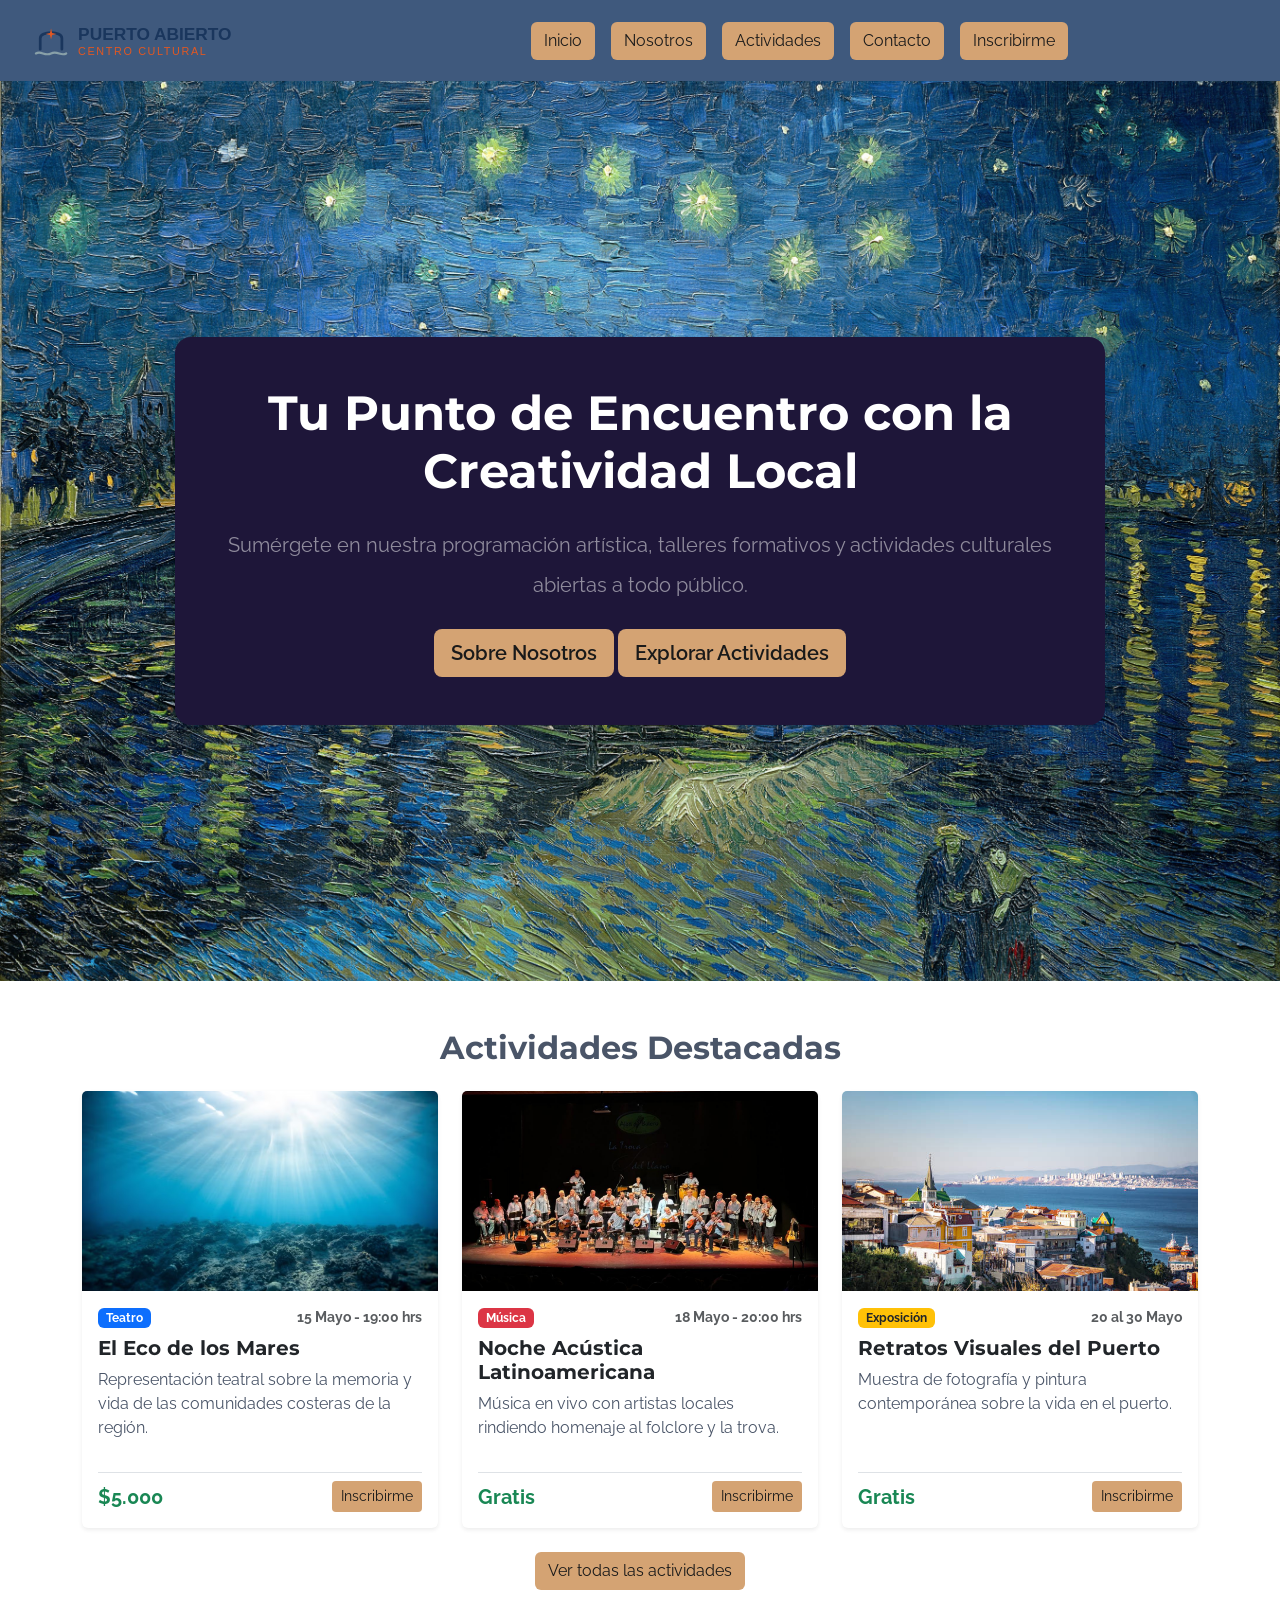
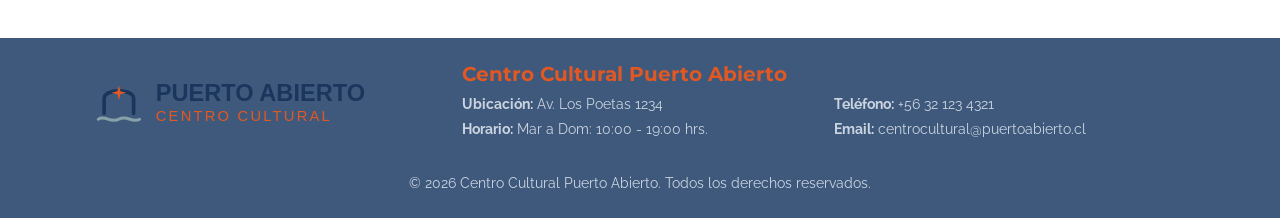
<file: index.html>
<!DOCTYPE html>
<html lang="es">
<head>
    <meta charset="UTF-8">
    <meta name="viewport" content="width=device-width, initial-scale=1.0">
    <title>Centro Cultural Puerto Abierto</title>
    
    <link rel="stylesheet" href="css/bootstrap.css">
    <link rel="stylesheet" href="css/estilos.css">
    
    <link rel="preconnect" href="https://fonts.googleapis.com">
    <link rel="preconnect" href="https://fonts.gstatic.com" crossorigin>
    <link href="https://fonts.googleapis.com/css2?family=Montserrat:wght@400;700&family=Raleway:wght@400;600;700&display=swap" rel="stylesheet">
</head>
<body>

    <!-- HEADER -->
    <header class="header-custom sticky-top">
        <nav class="navbar navbar-expand-lg py-2">
            <div class="container-fluid px-lg-4">
                
                <a class="navbar-brand" href="index.html">
                    <img src="images/icon.svg" alt="Logo Puerto Abierto" height="55">
                </a>

                <button class="navbar-toggler bg-light" type="button" data-bs-toggle="collapse" data-bs-target="#menuNavegacion">
                    <span class="navbar-toggler-icon"></span>
                </button>

                <div class="collapse navbar-collapse justify-content-center mt-3 mt-lg-0" id="menuNavegacion">
                    <div class="navbar-nav gap-2 gap-lg-3 text-center">
                        <a class="btn btn-gold" href="index.html">Inicio</a>
                        <a class="btn btn-gold" href="nosotros.html">Nosotros</a>
                        <a class="btn btn-gold" href="actividades.html">Actividades</a>
                        <a class="btn btn-gold" href="contacto.html">Contacto</a>
                        <a class="btn btn-gold" href="inscripcion.html">Inscribirme</a>
                    </div>
                </div>

            </div>
        </nav>
    </header>

    <!-- MAIN -->


    <main class="flex-grow-1">
        <section id="inicio" class="hero-section min-vh-100 d-flex align-items-center py-5">          
            <div class="container position-relative z-1 d-flex justify-content-center">
                <div class="col-12 col-lg-10 hero-card p-4 p-md-5 rounded-4 shadow-lg text-center">
                    <h1 class="display-5 fw-bold text-white mb-4">Tu Punto de Encuentro con la Creatividad Local</h1>
                    <p class="text-white-50 fs-5 lh-lg mb-4">Sumérgete en nuestra programación artística, talleres formativos y actividades culturales abiertas a todo público.</p>
                    <a class="btn btn-gold btn-lg fw-semibold" href="nosotros.html"> Sobre Nosotros</a>
                    <a class="btn btn-gold btn-lg fw-semibold" href="actividades.html">Explorar Actividades</a>
                </div>
            </div>
        </section>

        <section id="actividades-destacadas" class="py-5 secondary-background">
            <div class="container">
                <h2 class="text-center secondary-text fw-bold mb-4">Actividades Destacadas</h2>
                
                <div class="row g-4">

                    <div class="col-12 col-md-6 col-lg-4">
                        <div class="card h-100 shadow-sm border-0">
                            <img src="images/ecos.jpg" class="card-img-top" alt="Obra El Eco de los Mares" style="height: 200px; object-fit: cover;">
                            <div class="card-body d-flex flex-column">
                                <div class="d-flex justify-content-between align-items-center mb-2">
                                    <span class="badge bg-primary">Teatro</span>
                                    <small class="text-muted fw-bold">15 Mayo - 19:00 hrs</small>
                                </div>
                                <h5 class="card-title fw-bold">El Eco de los Mares</h5>
                                <p class="card-text secondary-text flex-grow-1">Representación teatral sobre la memoria y vida de las comunidades costeras de la región.</p>
                                <div class="d-flex justify-content-between align-items-center mt-3 pt-2 border-top">
                                    <span class="fw-bold text-success fs-5">$5.000</span>
                                    <a href="inscripcion.html" class="btn btn-gold btn-sm">Inscribirme</a>
                                </div>
                            </div>
                        </div>
                    </div>

                    <div class="col-12 col-md-6 col-lg-4">
                        <div class="card h-100 shadow-sm border-0">
                            <img src="images/acustica.jpeg" class="card-img-top" alt="Concierto Acústico" style="height: 200px; object-fit: cover;">
                            <div class="card-body d-flex flex-column">
                                <div class="d-flex justify-content-between align-items-center mb-2">
                                    <span class="badge bg-danger">Música</span>
                                    <small class="text-muted fw-bold">18 Mayo - 20:00 hrs</small>
                                </div>
                                <h5 class="card-title fw-bold">Noche Acústica Latinoamericana</h5>
                                <p class="card-text secondary-text flex-grow-1">Música en vivo con artistas locales rindiendo homenaje al folclore y la trova.</p>
                                <div class="d-flex justify-content-between align-items-center mt-3 pt-2 border-top">
                                    <span class="fw-bold text-success fs-5">Gratis</span>
                                    <a href="inscripcion.html" class="btn btn-gold btn-sm">Inscribirme</a>
                                </div>
                            </div>
                        </div>
                    </div>

                    <div class="col-12 col-md-6 col-lg-4">
                        <div class="card h-100 shadow-sm border-0">
                            <img src="images/puerto.jpg" class="card-img-top" alt="Exposición Retratos Visuales" style="height: 200px; object-fit: cover;">
                            <div class="card-body d-flex flex-column">
                                <div class="d-flex justify-content-between align-items-center mb-2">
                                    <span class="badge bg-warning text-dark">Exposición</span>
                                    <small class="text-muted fw-bold">20 al 30 Mayo</small>
                                </div>
                                <h5 class="card-title fw-bold">Retratos Visuales del Puerto</h5>
                                <p class="card-text secondary-text flex-grow-1">Muestra de fotografía y pintura contemporánea sobre la vida en el puerto.</p>
                                <div class="d-flex justify-content-between align-items-center mt-3 pt-2 border-top">
                                    <span class="fw-bold text-success fs-5">Gratis</span>
                                    <a href="inscripcion.html" class="btn btn-gold btn-sm">Inscribirme</a>
                                </div>
                            </div>
                        </div>
                    </div>

                </div>

                <div class="text-center mt-4">
                    <a href="actividades.html" class="btn btn-gold">Ver todas las actividades</a>
                </div>
            </div>
        </section>
    </main>

    <!-- FOOTER -->
    <footer id="contacto" class="footer-custom py-4">
        <div class="container">
            <div class="row align-items-center text-center text-md-start gy-3">
                <div class="col-12 col-md-4 text-center">
                    <img src="images/icon.svg" alt="Logo Centro Cultural Puerto Abierto" class="footer-logo">
                </div>

                <div class="col-12 col-md-8">
                    <h5 class="fw-bold mb-2">Centro Cultural Puerto Abierto</h5>
                    <div class="row g-2 text-muted-custom small">
                        <div class="col-12 col-sm-6">
                            <p class="mb-1"><strong>Ubicación:</strong> Av. Los Poetas 1234</p>
                            <p class="mb-0"><strong>Horario:</strong> Mar a Dom: 10:00 - 19:00 hrs.</p>
                        </div>
                        <div class="col-12 col-sm-6">
                            <p class="mb-1"><strong>Teléfono:</strong> +56 32 123 4321</p>
                            <p class="mb-0"><strong>Email:</strong> centrocultural@puertoabierto.cl</p>
                        </div>
                    </div>
                </div>
            </div>

            <hr class="my-3 footer-divider">

            <div class="text-center">
                <p class="mb-0 small text-muted-custom">© 2026 Centro Cultural Puerto Abierto. Todos los derechos reservados.</p>
            </div>
        </div>
    </footer>

    <script src="https://cdn.jsdelivr.net/npm/@popperjs/core@2.11.8/dist/umd/popper.min.js" crossorigin="anonymous"></script>
    <script src="https://cdn.jsdelivr.net/npm/bootstrap@5.3.8/dist/js/bootstrap.min.js" crossorigin="anonymous"></script>
</body>
</html>
</file>
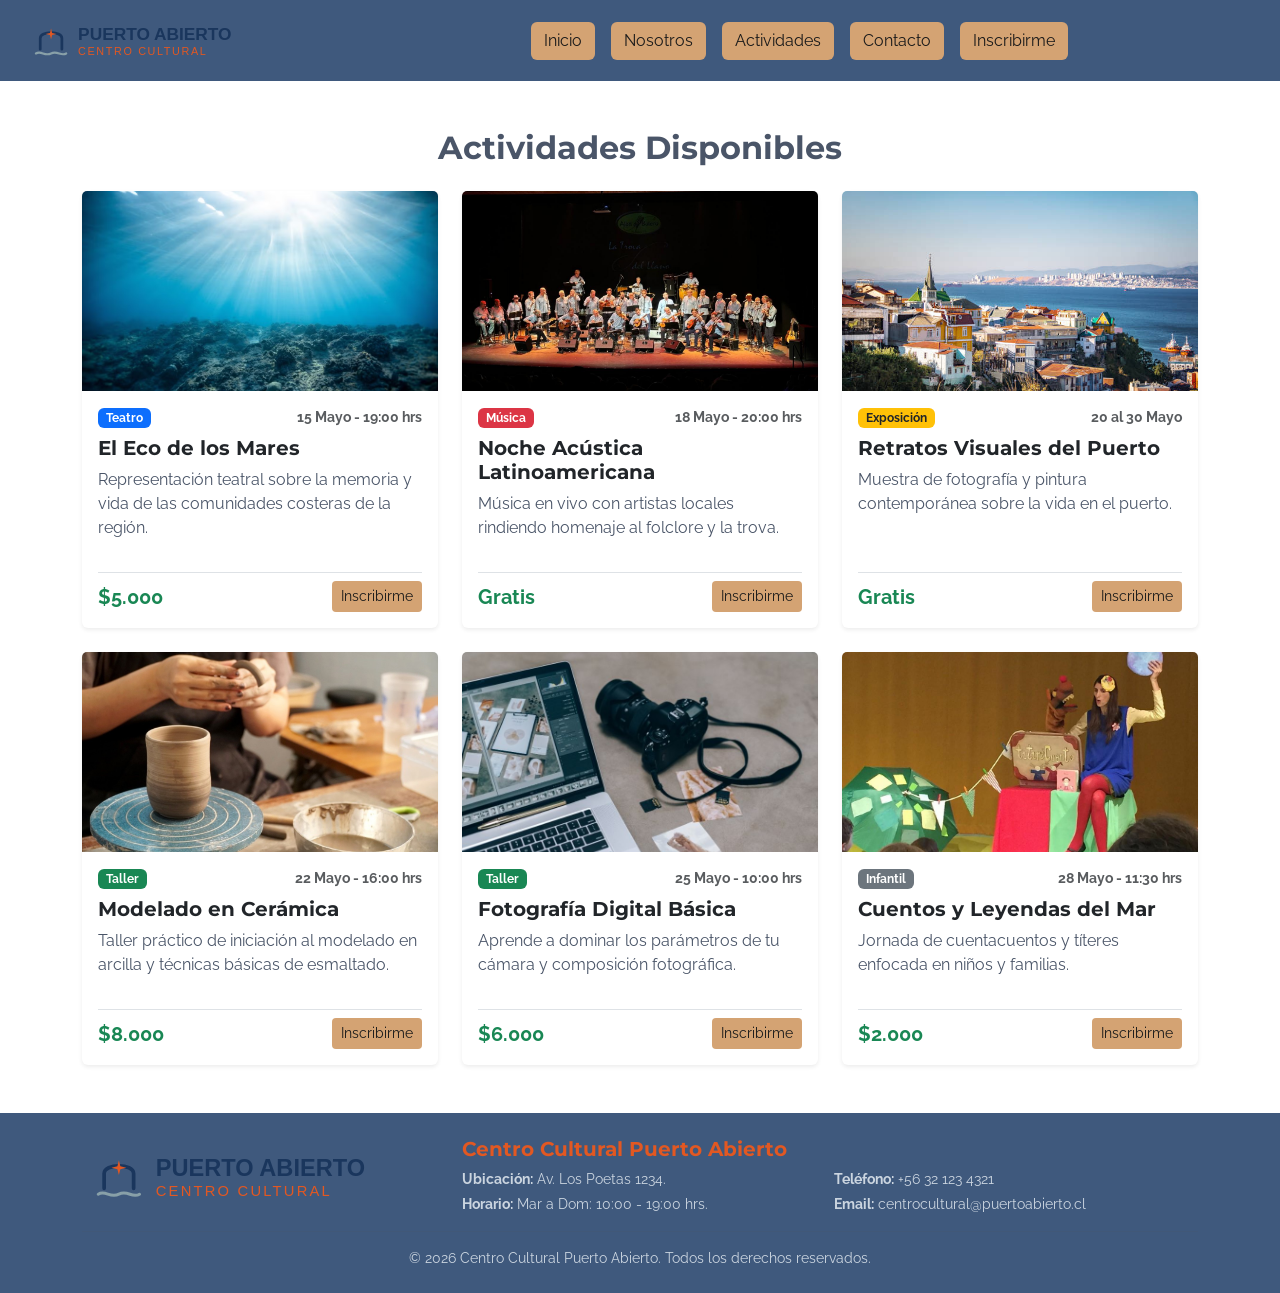
<file: actividades.html>
<!DOCTYPE html>
<html lang="es">
<head>
    <meta charset="UTF-8">
    <meta name="viewport" content="width=device-width, initial-scale=1.0">
    <title>Centro Cultural Puerto Abierto</title>

    <link rel="stylesheet" href="css/bootstrap.css">
    <link rel="stylesheet" href="css/estilos.css">

    <link rel="preconnect" href="https://fonts.googleapis.com">
    <link rel="preconnect" href="https://fonts.gstatic.com" crossorigin>
    <link href="https://fonts.googleapis.com/css2?family=Montserrat:wght@400;700&family=Raleway:wght@400;600;700&display=swap" rel="stylesheet">
</head>

<body class="d-flex flex-column min-vh-100">

    <!-- HEADER -->
    <header class="header-custom sticky-top">
        <nav class="navbar navbar-expand-lg py-2">
            <div class="container-fluid px-lg-4">
                
                <a class="navbar-brand" href="index.html">
                    <img src="images/icon.svg" alt="Logo Puerto Abierto" height="55">
                </a>

                <button class="navbar-toggler bg-light" type="button" data-bs-toggle="collapse" data-bs-target="#menuNavegacion">
                    <span class="navbar-toggler-icon"></span>
                </button>

                <div class="collapse navbar-collapse justify-content-center mt-3 mt-lg-0" id="menuNavegacion">
                    <div class="navbar-nav gap-2 gap-lg-3 text-center">
                        <a class="btn btn-gold" href="index.html">Inicio</a>
                        <a class="btn btn-gold" href="nosotros.html">Nosotros</a>
                        <a class="btn btn-gold" href="actividades.html">Actividades</a>
                        <a class="btn btn-gold" href="contacto.html">Contacto</a>
                        <a class="btn btn-gold" href="inscripcion.html">Inscribirme</a>
                    </div>
                </div>

            </div>
        </nav>
    </header>

    <!-- MAIN -->
    <main class="flex-grow-1">
        <section id="actividades" class="py-5 secondary-background">
            <div class="container">

                <h2 class="text-center secondary-text fw-bold mb-4">Actividades Disponibles</h2>

                <div class="row g-4">

                    <div class="col-12 col-md-6 col-lg-4">
                        <div class="card h-100 shadow-sm border-0">
                            <img src="images/ecos.jpg" class="card-img-top" alt="Obra El Eco de los Mares" style="height: 200px; object-fit: cover;">
                            <div class="card-body d-flex flex-column">
                                <div class="d-flex justify-content-between align-items-center mb-2">
                                    <span class="badge bg-primary">Teatro</span>
                                    <small class="text-muted fw-bold">15 Mayo - 19:00 hrs</small>
                                </div>
                                <h5 class="card-title fw-bold">El Eco de los Mares</h5>
                                <p class="card-text secondary-text flex-grow-1">Representación teatral sobre la memoria y vida de las comunidades costeras de la región.</p>
                                <div class="d-flex justify-content-between align-items-center mt-3 pt-2 border-top">
                                    <span class="fw-bold text-success fs-5">$5.000</span>
                                    <a href="inscripcion.html" class="btn btn-gold btn-sm">Inscribirme</a>
                                </div>
                            </div>
                        </div>
                    </div>

                    <div class="col-12 col-md-6 col-lg-4">
                        <div class="card h-100 shadow-sm border-0">
                            <img src="images/acustica.jpeg" class="card-img-top" alt="Concierto Acústico" style="height: 200px; object-fit: cover;">
                            <div class="card-body d-flex flex-column">
                                <div class="d-flex justify-content-between align-items-center mb-2">
                                    <span class="badge bg-danger">Música</span>
                                    <small class="text-muted fw-bold">18 Mayo - 20:00 hrs</small>
                                </div>
                                <h5 class="card-title fw-bold">Noche Acústica Latinoamericana</h5>
                                <p class="card-text secondary-text flex-grow-1">Música en vivo con artistas locales rindiendo homenaje al folclore y la trova.</p>
                                <div class="d-flex justify-content-between align-items-center mt-3 pt-2 border-top">
                                    <span class="fw-bold text-success fs-5">Gratis</span>
                                    <a href="inscripcion.html" class="btn btn-gold btn-sm">Inscribirme</a>
                                </div>
                            </div>
                        </div>
                    </div>

                    <div class="col-12 col-md-6 col-lg-4">
                        <div class="card h-100 shadow-sm border-0">
                            <img src="images/puerto.jpg" class="card-img-top" alt="Exposición Retratos Visuales" style="height: 200px; object-fit: cover;">
                            <div class="card-body d-flex flex-column">
                                <div class="d-flex justify-content-between align-items-center mb-2">
                                    <span class="badge bg-warning text-dark">Exposición</span>
                                    <small class="text-muted fw-bold">20 al 30 Mayo</small>
                                </div>
                                <h5 class="card-title fw-bold">Retratos Visuales del Puerto</h5>
                                <p class="card-text secondary-text flex-grow-1">Muestra de fotografía y pintura contemporánea sobre la vida en el puerto.</p>
                                <div class="d-flex justify-content-between align-items-center mt-3 pt-2 border-top">
                                    <span class="fw-bold text-success fs-5">Gratis</span>
                                    <a href="inscripcion.html" class="btn btn-gold btn-sm">Inscribirme</a>
                                </div>
                            </div>
                        </div>
                    </div>

                    <div class="col-12 col-md-6 col-lg-4">
                        <div class="card h-100 shadow-sm border-0">
                            <img src="images/taller.jpg" class="card-img-top" alt="Taller de Cerámica" style="height: 200px; object-fit: cover;">
                            <div class="card-body d-flex flex-column">
                                <div class="d-flex justify-content-between align-items-center mb-2">
                                    <span class="badge bg-success">Taller</span>
                                    <small class="text-muted fw-bold">22 Mayo - 16:00 hrs</small>
                                </div>
                                <h5 class="card-title fw-bold">Modelado en Cerámica</h5>
                                <p class="card-text secondary-text flex-grow-1">Taller práctico de iniciación al modelado en arcilla y técnicas básicas de esmaltado.</p>
                                <div class="d-flex justify-content-between align-items-center mt-3 pt-2 border-top">
                                    <span class="fw-bold text-success fs-5">$8.000</span>
                                    <a href="inscripcion.html" class="btn btn-gold btn-sm">Inscribirme</a>
                                </div>
                            </div>
                        </div>
                    </div>

                    <div class="col-12 col-md-6 col-lg-4">
                        <div class="card h-100 shadow-sm border-0">
                            <img src="images/fotografia.jpg" class="card-img-top" alt="Taller Fotografía" style="height: 200px; object-fit: cover;">
                            <div class="card-body d-flex flex-column">
                                <div class="d-flex justify-content-between align-items-center mb-2">
                                    <span class="badge bg-success">Taller</span>
                                    <small class="text-muted fw-bold">25 Mayo - 10:00 hrs</small>
                                </div>
                                <h5 class="card-title fw-bold">Fotografía Digital Básica</h5>
                                <p class="card-text secondary-text flex-grow-1">Aprende a dominar los parámetros de tu cámara y composición fotográfica.</p>
                                <div class="d-flex justify-content-between align-items-center mt-3 pt-2 border-top">
                                    <span class="fw-bold text-success fs-5">$6.000</span>
                                    <a href="inscripcion.html" class="btn btn-gold btn-sm">Inscribirme</a>
                                </div>
                            </div>
                        </div>
                    </div>

                    <div class="col-12 col-md-6 col-lg-4">
                        <div class="card h-100 shadow-sm border-0">
                            <img src="images/cuentacuentos.jpg" class="card-img-top" alt="Cuentacuentos Infantil" style="height: 200px; object-fit: cover;">
                            <div class="card-body d-flex flex-column">
                                <div class="d-flex justify-content-between align-items-center mb-2">
                                    <span class="badge bg-secondary">Infantil</span>
                                    <small class="text-muted fw-bold">28 Mayo - 11:30 hrs</small>
                                </div>
                                <h5 class="card-title fw-bold">Cuentos y Leyendas del Mar</h5>
                                <p class="card-text secondary-text flex-grow-1">Jornada de cuentacuentos y títeres enfocada en niños y familias.</p>
                                <div class="d-flex justify-content-between align-items-center mt-3 pt-2 border-top">
                                    <span class="fw-bold text-success fs-5">$2.000</span>
                                    <a href="inscripcion.html" class="btn btn-gold btn-sm">Inscribirme</a>
                                </div>
                            </div>
                        </div>
                    </div>
                </div>

            </div>
        </section>
    </main>

    <!-- FOOTER -->
    <footer id="contacto" class="footer-custom py-4">
        <div class="container">
            <div class="row align-items-center text-center text-md-start gy-3">
                <div class="col-12 col-md-4 text-center">
                    <img src="images/icon.svg" alt="Logo Centro Cultural Puerto Abierto" class="footer-logo">
                </div>

                <div class="col-12 col-md-8">
                    <h5 class="fw-bold mb-2">Centro Cultural Puerto Abierto</h5>
                    <div class="row g-2 text-muted-custom small">
                        <div class="col-12 col-sm-6">
                            <p class="mb-1"><strong>Ubicación:</strong> Av. Los Poetas 1234.</p>
                            <p class="mb-0"><strong>Horario:</strong> Mar a Dom: 10:00 - 19:00 hrs.</p>
                        </div>
                        <div class="col-12 col-sm-6">
                            <p class="mb-1"><strong>Teléfono:</strong> +56 32 123 4321</p>
                            <p class="mb-0"><strong>Email:</strong> centrocultural@puertoabierto.cl</p>
                        </div>
                    </div>
                </div>
            </div>

            <hr class="my-3 footer-divider">

            <div class="text-center">
                <p class="mb-0 small text-muted-custom">© 2026 Centro Cultural Puerto Abierto. Todos los derechos reservados.</p>
            </div>
        </div>
    </footer>

    <script src="https://cdn.jsdelivr.net/npm/@popperjs/core@2.11.8/dist/umd/popper.min.js" crossorigin="anonymous"></script>
    <script src="https://cdn.jsdelivr.net/npm/bootstrap@5.3.8/dist/js/bootstrap.min.js" crossorigin="anonymous"></script>
</body>
</html>
</file>
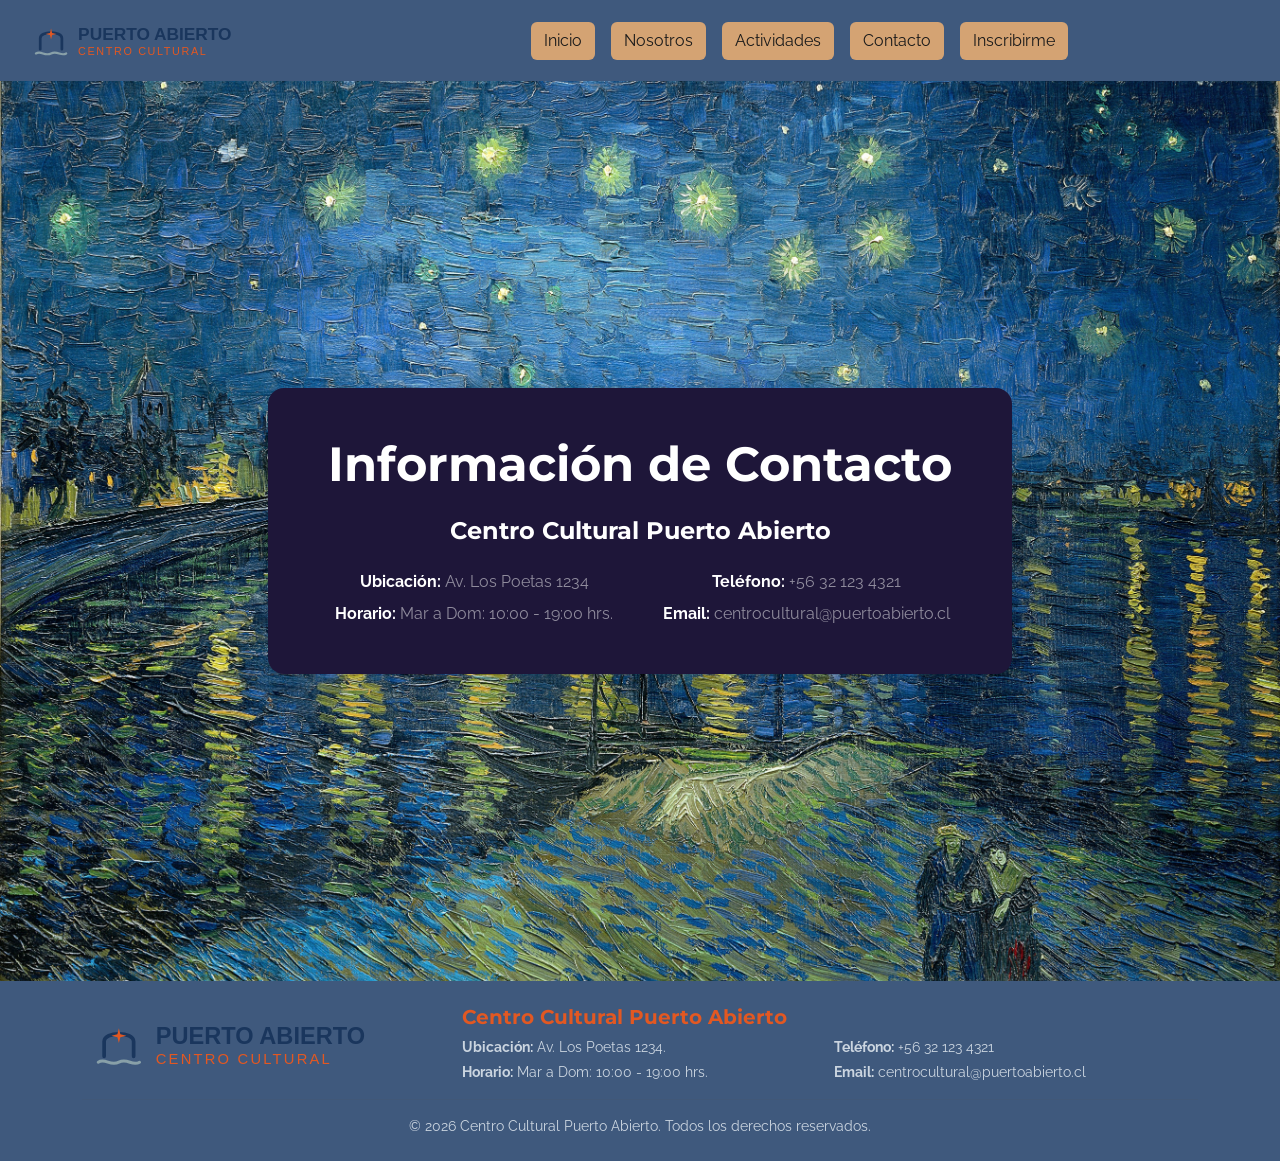
<file: contacto.html>
<!DOCTYPE html>
<html lang="es">
<head>
    <meta charset="UTF-8">
    <meta name="viewport" content="width=device-width, initial-scale=1.0">
    <title>Centro Cultural Puerto Abierto</title>

    <link rel="stylesheet" href="css/bootstrap.css">
    <link rel="stylesheet" href="css/estilos.css">

    <link rel="preconnect" href="https://fonts.googleapis.com">
    <link rel="preconnect" href="https://fonts.gstatic.com" crossorigin>
    <link href="https://fonts.googleapis.com/css2?family=Montserrat:wght@400;700&family=Raleway:wght@400;600;700&display=swap" rel="stylesheet">
</head>

<body class="d-flex flex-column min-vh-100">

    <!-- HEADER -->
    <header class="header-custom sticky-top">
        <nav class="navbar navbar-expand-lg py-2">
            <div class="container-fluid px-lg-4">
                
                <a class="navbar-brand" href="index.html">
                    <img src="images/icon.svg" alt="Logo Puerto Abierto" height="55">
                </a>

                <button class="navbar-toggler bg-light" type="button" data-bs-toggle="collapse" data-bs-target="#menuNavegacion">
                    <span class="navbar-toggler-icon"></span>
                </button>

                <div class="collapse navbar-collapse justify-content-center mt-3 mt-lg-0" id="menuNavegacion">
                    <div class="navbar-nav gap-2 gap-lg-3 text-center">
                        <a class="btn btn-gold" href="index.html">Inicio</a>
                        <a class="btn btn-gold" href="nosotros.html">Nosotros</a>
                        <a class="btn btn-gold" href="actividades.html">Actividades</a>
                        <a class="btn btn-gold" href="contacto.html">Contacto</a>
                        <a class="btn btn-gold" href="inscripcion.html">Inscribirme</a>
                    </div>
                </div>

            </div>
        </nav>
    </header>

    <!-- MAIN -->
    <main class="flex-grow-1">
        <section id="inicio" class="hero-section min-vh-100 d-flex align-items-center justify-content-center text-center py-5">          
            <div class="container position-relative z-1 d-flex justify-content-center">
                <div class="col-12 col-lg-10 col-xl-8 hero-card p-4 p-md-5 rounded-4 shadow-lg text-center">
                    
                    <h1 class="display-5 fw-bold text-white mb-4">Información de Contacto</h1>
                    <h4 class="fw-bold mb-4 text-white">Centro Cultural Puerto Abierto</h4>
                    
                    <div class="row g-3 text-white-50 fs-6 justify-content-center">
                        <div class="col-12 col-sm-6">
                            <p class="mb-2"><strong class="text-white">Ubicación:</strong> Av. Los Poetas 1234</p>
                            <p class="mb-0"><strong class="text-white">Horario:</strong> Mar a Dom: 10:00 - 19:00 hrs.</p>
                        </div>
                        <div class="col-12 col-sm-6">
                            <p class="mb-2"><strong class="text-white">Teléfono:</strong> +56 32 123 4321</p>
                            <p class="mb-0"><strong class="text-white">Email:</strong> centrocultural@puertoabierto.cl</p>
                        </div>
                    </div>

                </div>
            </div>
        </section>
    </main>

    <!-- FOOTER -->
    <footer id="contacto" class="footer-custom py-4">
        <div class="container">
            <div class="row align-items-center text-center text-md-start gy-3">
                <div class="col-12 col-md-4 text-center">
                    <img src="images/icon.svg" alt="Logo Centro Cultural Puerto Abierto" class="footer-logo">
                </div>

                <div class="col-12 col-md-8">
                    <h5 class="fw-bold mb-2">Centro Cultural Puerto Abierto</h5>
                    <div class="row g-2 text-muted-custom small">
                        <div class="col-12 col-sm-6">
                            <p class="mb-1"><strong>Ubicación:</strong> Av. Los Poetas 1234.</p>
                            <p class="mb-0"><strong>Horario:</strong> Mar a Dom: 10:00 - 19:00 hrs.</p>
                        </div>
                        <div class="col-12 col-sm-6">
                            <p class="mb-1"><strong>Teléfono:</strong> +56 32 123 4321</p>
                            <p class="mb-0"><strong>Email:</strong> centrocultural@puertoabierto.cl</p>
                        </div>
                    </div>
                </div>
            </div>

            <hr class="my-3 footer-divider">

            <div class="text-center">
                <p class="mb-0 small text-muted-custom">© 2026 Centro Cultural Puerto Abierto. Todos los derechos reservados.</p>
            </div>
        </div>
    </footer>

    <script src="https://cdn.jsdelivr.net/npm/@popperjs/core@2.11.8/dist/umd/popper.min.js" crossorigin="anonymous"></script>
    <script src="https://cdn.jsdelivr.net/npm/bootstrap@5.3.8/dist/js/bootstrap.min.js" crossorigin="anonymous"></script>
</body>
</html>
</file>
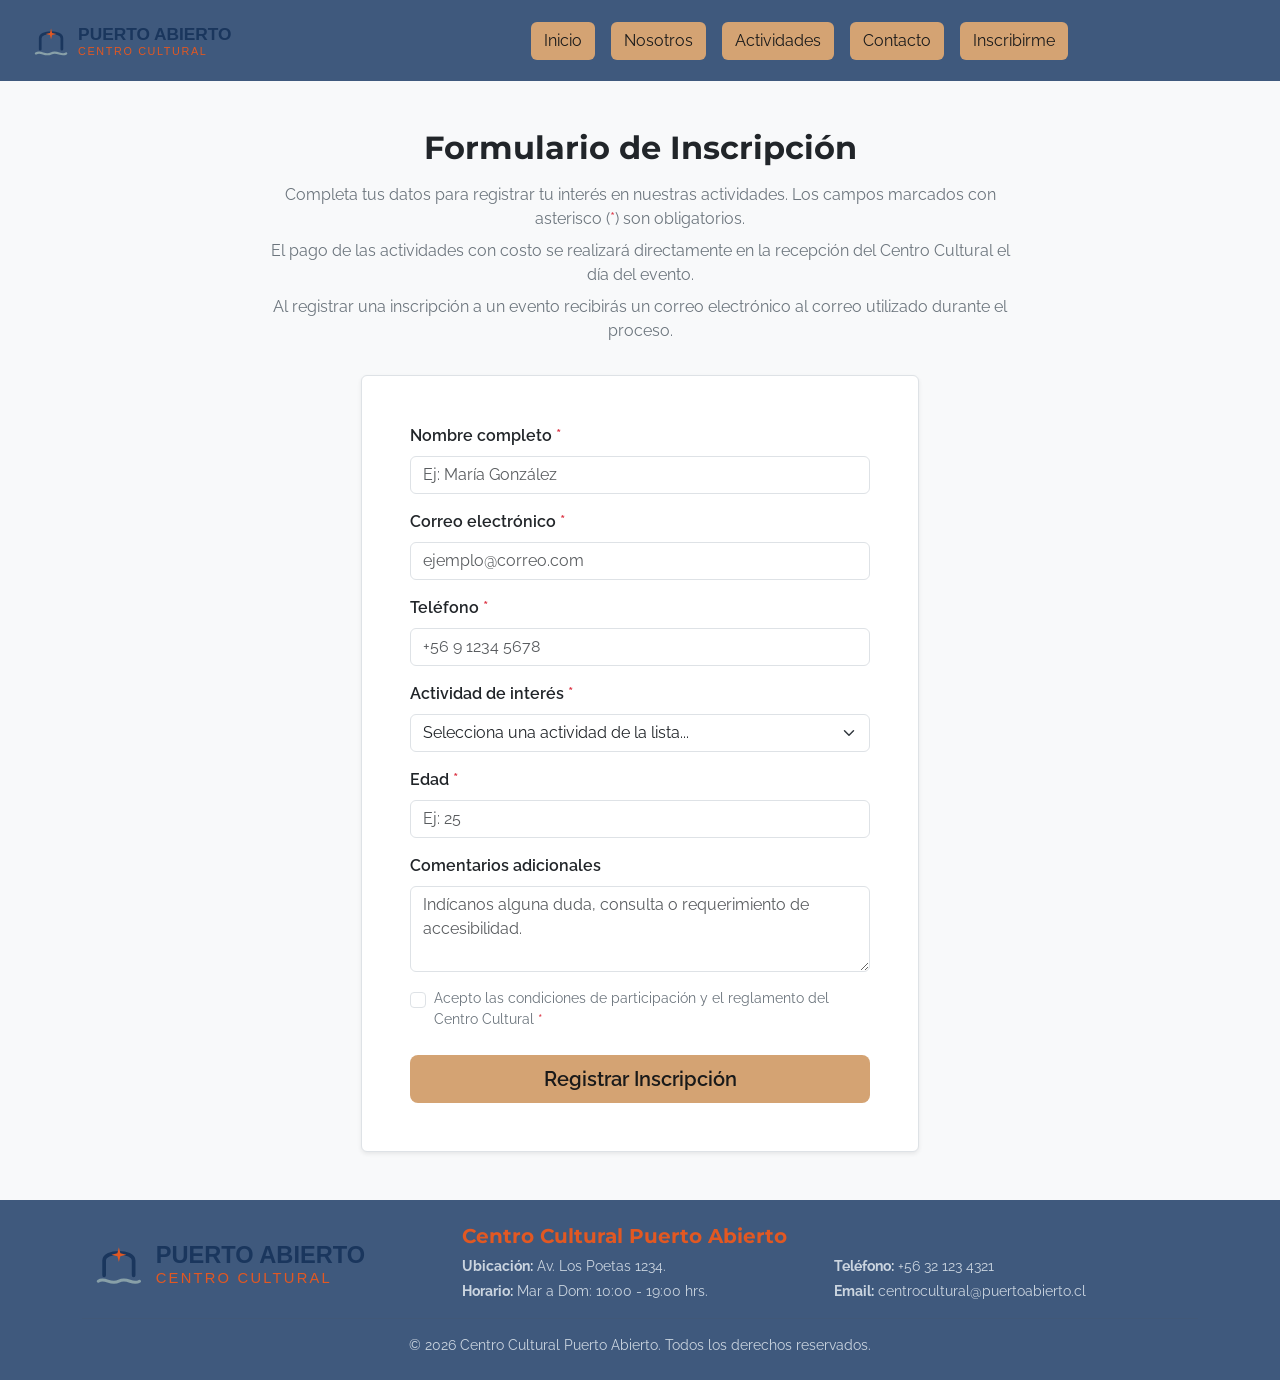
<file: inscripcion.html>
<!DOCTYPE html>
<html lang="es">
<head>
    <meta charset="UTF-8">
    <meta name="viewport" content="width=device-width, initial-scale=1.0">
    <title>Centro Cultural Puerto Abierto</title>

    <link rel="stylesheet" href="css/bootstrap.css">
    <link rel="stylesheet" href="css/estilos.css">

    <link rel="preconnect" href="https://fonts.googleapis.com">
    <link rel="preconnect" href="https://fonts.gstatic.com" crossorigin>
    <link href="https://fonts.googleapis.com/css2?family=Montserrat:wght@400;700&family=Raleway:wght@400;600;700&display=swap" rel="stylesheet">
</head>

<body class="d-flex flex-column min-vh-100">

    <!-- HEADER -->
    <header class="header-custom sticky-top">
        <nav class="navbar navbar-expand-lg py-2">
            <div class="container-fluid px-lg-4">
                
                <a class="navbar-brand" href="index.html">
                    <img src="images/icon.svg" alt="Logo Puerto Abierto" height="55">
                </a>

                <button class="navbar-toggler bg-light" type="button" data-bs-toggle="collapse" data-bs-target="#menuNavegacion">
                    <span class="navbar-toggler-icon"></span>
                </button>

                <div class="collapse navbar-collapse justify-content-center mt-3 mt-lg-0" id="menuNavegacion">
                    <div class="navbar-nav gap-2 gap-lg-3 text-center">
                        <a class="btn btn-gold" href="index.html">Inicio</a>
                        <a class="btn btn-gold" href="nosotros.html">Nosotros</a>
                        <a class="btn btn-gold" href="actividades.html">Actividades</a>
                        <a class="btn btn-gold" href="contacto.html">Contacto</a>
                        <a class="btn btn-gold" href="inscripcion.html">Inscribirme</a>
                    </div>
                </div>

            </div>
        </nav>
    </header>

    <!-- MAIN -->
    <main class="flex-grow-1">
        <section id="formulario" class="py-5 bg-light">
            <div class="container d-flex flex-column align-items-center">
                <div class="text-center mb-4 col-12 col-md-8">
                    <h2 class="fw-bold text-dark mb-3">Formulario de Inscripción</h2>
                    <p class="text-secondary mb-2">Completa tus datos para registrar tu interés en nuestras actividades. Los campos marcados con asterisco (<span class="text-danger">*</span>) son obligatorios.</p>
                    <p class="text-secondary mb-2">El pago de las actividades con costo se realizará directamente en la recepción del Centro Cultural el día del evento.</p>
                    <p class="text-secondary mb-2">Al registrar una inscripción a un evento recibirás un correo electrónico al correo utilizado durante el proceso.</p>
                </div>
                        <form class="col-12 col-md-8 col-lg-6 bg-white p-4 p-md-5 rounded shadow-sm border" action="#" method="POST">
                            <div class="mb-3">
                                <label for="nombre" class="form-label fw-semibold">Nombre completo <span class="text-danger">*</span></label>
                                <input type="text" class="form-control" id="nombre" name="nombre" placeholder="Ej: María González" required>
                            </div>
        
                            <div class="mb-3">
                                <label for="email" class="form-label fw-semibold">Correo electrónico <span class="text-danger">*</span></label>
                                <input type="email" class="form-control" id="email" name="email" placeholder="ejemplo@correo.com" required>
                            </div>
        
                            <div class="mb-3">
                                <label for="telefono" class="form-label fw-semibold">Teléfono <span class="text-danger">*</span></label>
                                <input type="tel" class="form-control" id="telefono" name="telefono" placeholder="+56 9 1234 5678" required>
                            </div>
        
                            <div class="mb-3">
                                <label for="actividad" class="form-label fw-semibold">Actividad de interés <span class="text-danger">*</span></label>
                                <select class="form-select" id="actividad" name="actividad" required>
                                    <option value="" selected disabled>Selecciona una actividad de la lista...</option>
                                    <option value="teatro">El Eco de los Mares ($5.000)</option>
                                    <option value="musica">Noche Acústica Latinoamericana (Entrada Liberada)</option>
                                    <option value="exposicion">Retratos Visuales del Puerto (Entrada Liberada)</option>
                                    <option value="ceramica">Modelado en Cerámica ($8.000)</option>
                                    <option value="fotografia">Fotografía Digital Básica ($6.000)</option>
                                    <option value="infantil">Cuentos y Leyendas del Mar ($2.000)</option>
                                </select>
                            </div>
        
                            <div class="mb-3">
                                <label for="edad" class="form-label fw-semibold">Edad <span class="text-danger">*</span></label>
                                <input type="number" class="form-control" id="edad" name="edad" min="1" max="100" placeholder="Ej: 25" required>
                            </div>
        
                            <div class="mb-3">
                                <label for="comentarios" class="form-label fw-semibold">Comentarios adicionales</label>
                                <textarea class="form-control" id="comentarios" name="comentarios" rows="3" placeholder="Indícanos alguna duda, consulta o requerimiento de accesibilidad."></textarea>
                            </div>
        
                            <div class="mb-4 form-check">
                                <input type="checkbox" class="form-check-input" id="condiciones" name="condiciones" required>
                                <label class="form-check-label text-secondary small" for="condiciones">
                                    Acepto las condiciones de participación y el reglamento del Centro Cultural <span class="text-danger">*</span>
                                </label>
                            </div>
        
                            <div class="d-grid">
                                <button type="submit" class="btn btn-gold btn-lg fw-semibold">
                                    Registrar Inscripción
                                </button>
                            </div>
                </form>

            </div>
        </section>
    </main>

    <!-- FOOTER -->
    <footer id="contacto" class="footer-custom py-4">
        <div class="container">
            <div class="row align-items-center text-center text-md-start gy-3">
                <div class="col-12 col-md-4 text-center">
                    <img src="images/icon.svg" alt="Logo Centro Cultural Puerto Abierto" class="footer-logo">
                </div>

                <div class="col-12 col-md-8">
                    <h5 class="fw-bold mb-2">Centro Cultural Puerto Abierto</h5>
                    <div class="row g-2 text-muted-custom small">
                        <div class="col-12 col-sm-6">
                            <p class="mb-1"><strong>Ubicación:</strong> Av. Los Poetas 1234.</p>
                            <p class="mb-0"><strong>Horario:</strong> Mar a Dom: 10:00 - 19:00 hrs.</p>
                        </div>
                        <div class="col-12 col-sm-6">
                            <p class="mb-1"><strong>Teléfono:</strong> +56 32 123 4321</p>
                            <p class="mb-0"><strong>Email:</strong> centrocultural@puertoabierto.cl</p>
                        </div>
                    </div>
                </div>
            </div>

            <hr class="my-3 footer-divider">

            <div class="text-center">
                <p class="mb-0 small text-muted-custom">© 2026 Centro Cultural Puerto Abierto. Todos los derechos reservados.</p>
            </div>
        </div>
    </footer>

    <script src="https://cdn.jsdelivr.net/npm/@popperjs/core@2.11.8/dist/umd/popper.min.js" crossorigin="anonymous"></script>
    <script src="https://cdn.jsdelivr.net/npm/bootstrap@5.3.8/dist/js/bootstrap.min.js" crossorigin="anonymous"></script>
</body>
</html>
</file>
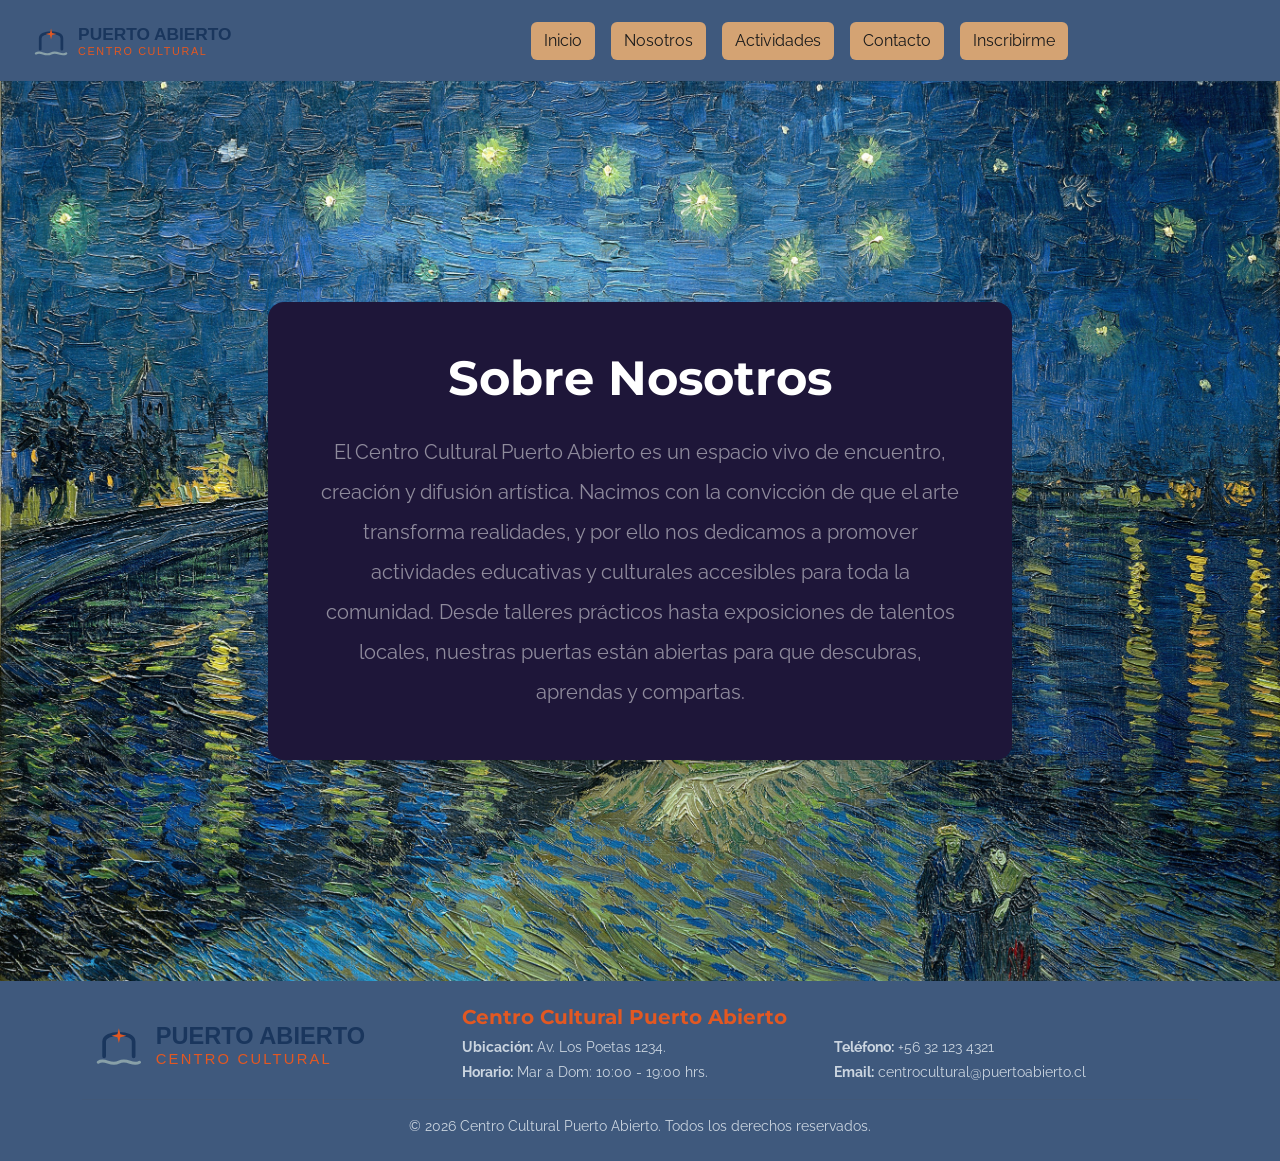
<file: nosotros.html>
<!DOCTYPE html>
<html lang="es">
<head>
    <meta charset="UTF-8">
    <meta name="viewport" content="width=device-width, initial-scale=1.0">
    <title>Centro Cultural Puerto Abierto</title>

    <link rel="stylesheet" href="css/bootstrap.css">
    <link rel="stylesheet" href="css/estilos.css">

    <link rel="preconnect" href="https://fonts.googleapis.com">
    <link rel="preconnect" href="https://fonts.gstatic.com" crossorigin>
    <link href="https://fonts.googleapis.com/css2?family=Montserrat:wght@400;700&family=Raleway:wght@400;600;700&display=swap" rel="stylesheet">
</head>

<body class="d-flex flex-column min-vh-100">

    <!-- HEADER -->
    <header class="header-custom sticky-top">
        <nav class="navbar navbar-expand-lg py-2">
            <div class="container-fluid px-lg-4">
                
                <a class="navbar-brand" href="index.html">
                    <img src="images/icon.svg" alt="Logo Puerto Abierto" height="55">
                </a>

                <button class="navbar-toggler bg-light" type="button" data-bs-toggle="collapse" data-bs-target="#menuNavegacion">
                    <span class="navbar-toggler-icon"></span>
                </button>

                <div class="collapse navbar-collapse justify-content-center mt-3 mt-lg-0" id="menuNavegacion">
                    <div class="navbar-nav gap-2 gap-lg-3 text-center">
                        <a class="btn btn-gold" href="index.html">Inicio</a>
                        <a class="btn btn-gold" href="nosotros.html">Nosotros</a>
                        <a class="btn btn-gold" href="actividades.html">Actividades</a>
                        <a class="btn btn-gold" href="contacto.html">Contacto</a>
                        <a class="btn btn-gold" href="inscripcion.html">Inscribirme</a>
                    </div>
                </div>

            </div>
        </nav>
    </header>

    <!-- MAIN -->
    <main class="flex-grow-1">
        <section id="inicio" class="hero-section min-vh-100 d-flex align-items-center justify-content-center text-center py-5">          
            <div class="container position-relative z-1 d-flex justify-content-center">
                <div class="col-12 col-lg-10 col-xl-8 hero-card p-4 p-md-5 rounded-4 shadow-lg text-center">
                            
                    <h1 class="display-5 fw-bold text-white mb-4">
                        Sobre Nosotros
                    </h1>

                    <p class="text-white-50 fs-5 lh-lg mb-0">
                        El Centro Cultural Puerto Abierto es un espacio vivo de encuentro, creación y difusión artística. Nacimos con la convicción de que el arte transforma realidades, y por ello nos dedicamos a promover actividades educativas y culturales accesibles para toda la comunidad. Desde talleres prácticos hasta exposiciones de talentos locales, nuestras puertas están abiertas para que descubras, aprendas y compartas.
                    </p>
                </div>
            </div>
        </section>
    </main>

    <!-- FOOTER -->
    <footer id="contacto" class="footer-custom py-4">
        <div class="container">
            <div class="row align-items-center text-center text-md-start gy-3">
                <div class="col-12 col-md-4 text-center">
                    <img src="images/icon.svg" alt="Logo Centro Cultural Puerto Abierto" class="footer-logo">
                </div>

                <div class="col-12 col-md-8">
                    <h5 class="fw-bold mb-2">Centro Cultural Puerto Abierto</h5>
                    <div class="row g-2 text-muted-custom small">
                        <div class="col-12 col-sm-6">
                            <p class="mb-1"><strong>Ubicación:</strong> Av. Los Poetas 1234.</p>
                            <p class="mb-0"><strong>Horario:</strong> Mar a Dom: 10:00 - 19:00 hrs.</p>
                        </div>
                        <div class="col-12 col-sm-6">
                            <p class="mb-1"><strong>Teléfono:</strong> +56 32 123 4321</p>
                            <p class="mb-0"><strong>Email:</strong> centrocultural@puertoabierto.cl</p>
                        </div>
                    </div>
                </div>
            </div>

            <hr class="my-3 footer-divider">

            <div class="text-center">
                <p class="mb-0 small text-muted-custom">© 2026 Centro Cultural Puerto Abierto. Todos los derechos reservados.</p>
            </div>
        </div>
    </footer>

    <script src="https://cdn.jsdelivr.net/npm/@popperjs/core@2.11.8/dist/umd/popper.min.js" crossorigin="anonymous"></script>
    <script src="https://cdn.jsdelivr.net/npm/bootstrap@5.3.8/dist/js/bootstrap.min.js" crossorigin="anonymous"></script>
</body>
</html>
</file>
<file: css/estilos.css>
#inicio {
  background-image: url('../images/Starry_Night_Over_the_Rhone.jpg');
  background-size: cover;
  background-position: center;
  background-repeat: no-repeat;
}

.montserrat-letters {
  font-family: "Montserrat", sans-serif;
  font-optical-sizing: auto;
  font-weight: 400;
  font-style: normal;
}

body {
    font-family: "Raleway", sans-serif;
}
h1, h2, h3, h4, h5, h6 {
    font-family: "Montserrat", sans-serif;
}

.raleway-letters {
  font-family: "Raleway", sans-serif;
  font-optical-sizing: auto;
  font-weight: 400;
  font-style: normal;
}

.main-color{
    color:#1A365D;
}

.text-gold{
    color:#D4AF37;
}

.background-gold{
    background-color: #D4AF37;
}

.accent-color{
    color:#E25822;
}

.main-background{
    color:#F7F5F0;
}

.secondary-background{
    color:#88A0A8;
}

.secondary-text{
    color:#4A5568;
}

.header-custom {
    background-color: #3f597d; 
}

.footer-custom {
    background-color: #3f597d; 
    color: #F7F5F0; 
}

.footer-logo {
    height: 75px;
    width: auto;
}

.text-muted-custom {
    color: #CBD5E0; 
}

.footer-custom h5 {
    color: #E25822; 
}

.footer-divider {
    border-color: #4A5568;
}

.btn-header{
    color:white;
    text-decoration: none;
}

.btn-header:hover{
    color:#E25822;
    opacity:1;
}

.btn-interactive{
    background-color: #D4AF37;
    color:white;
}

.btn-interactive:hover{
    background-color: #b3932b;
    color:white;
    opacity:1;
}

.hero-card {
    background: #1e1639;
}

.btn-gold {
    background-color: #d4a373;
    color: #1a1a1a;
}

.btn-gold:hover {
    background-color: #997b2f;
    color: #000;
}
</file>
